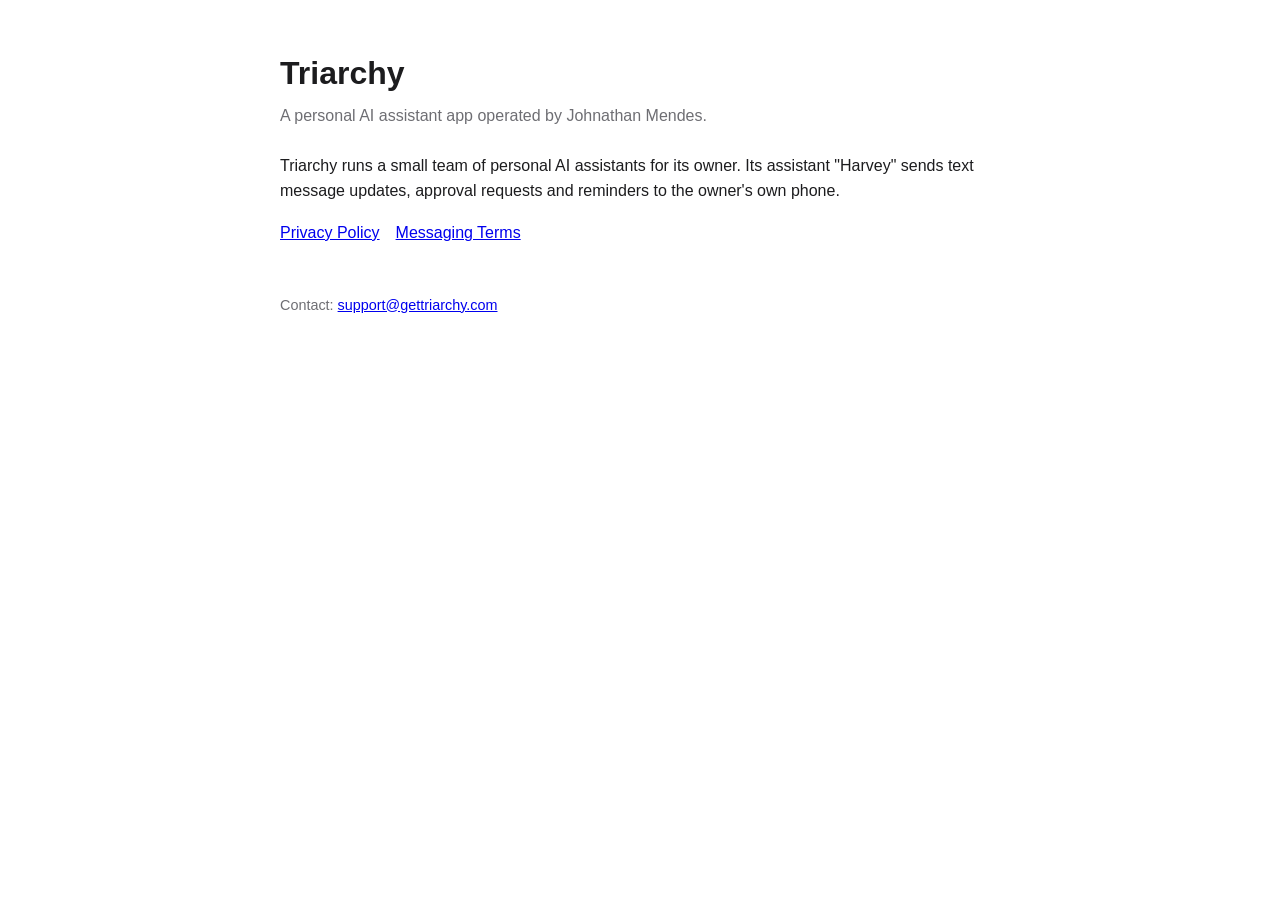
<file: index.html>
<!doctype html><html lang="en"><head><meta charset="utf-8"><meta name="viewport" content="width=device-width,initial-scale=1"><title>Triarchy</title><link rel="stylesheet" href="/style.css"></head><body>
<h1>Triarchy</h1><p class="meta">A personal AI assistant app operated by Johnathan Mendes.</p>
<p>Triarchy runs a small team of personal AI assistants for its owner. Its assistant "Harvey" sends text message updates, approval requests and reminders to the owner's own phone.</p>
<nav><a href="/privacy/">Privacy Policy</a><a href="/terms/">Messaging Terms</a></nav>
<footer>Contact: <a href="mailto:support@gettriarchy.com">support@gettriarchy.com</a></footer></body></html>
</file>
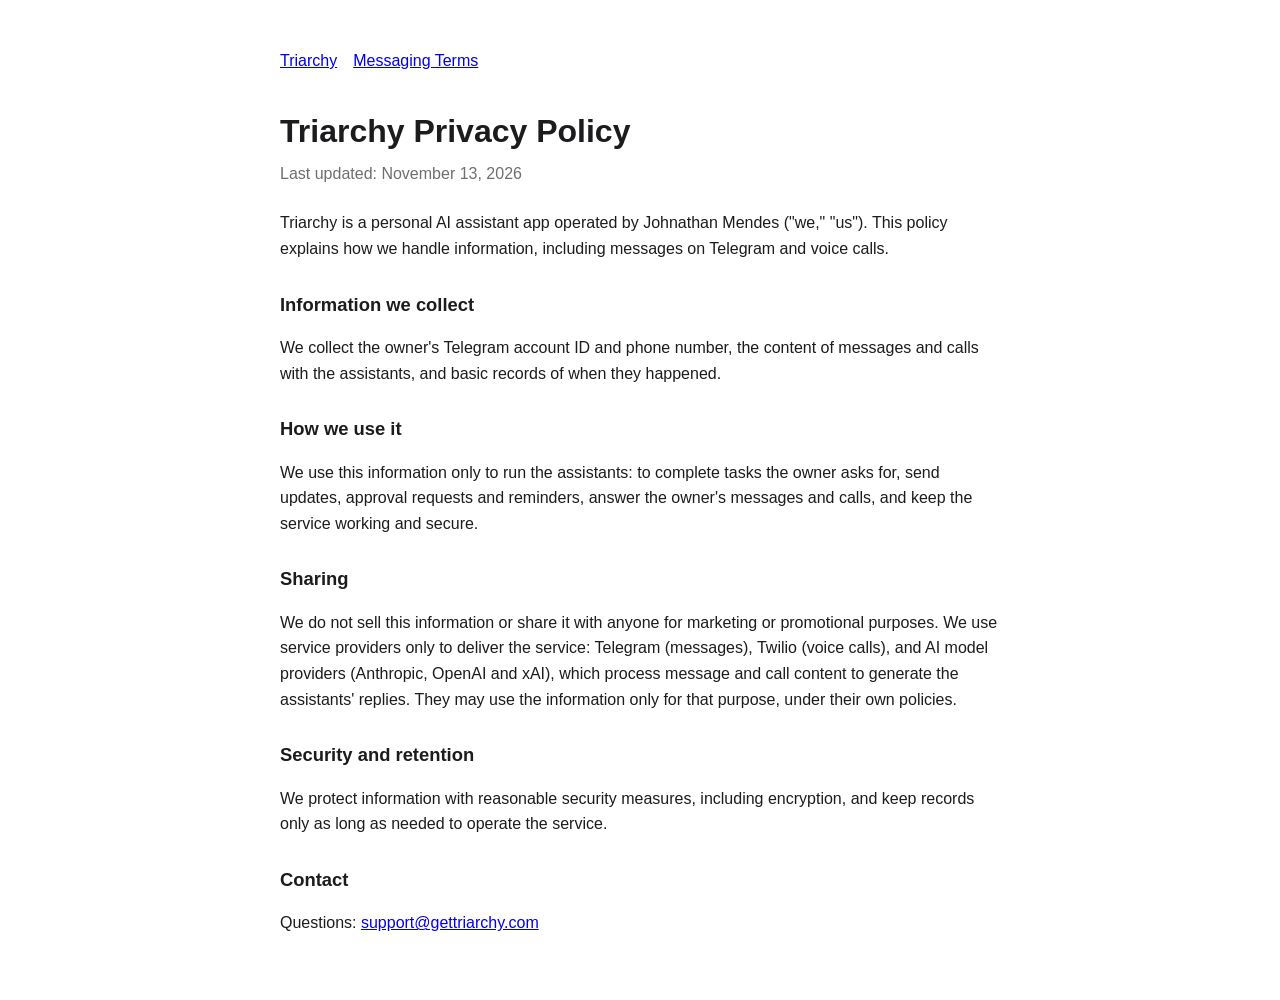
<file: privacy/index.html>
<!doctype html><html lang="en"><head><meta charset="utf-8"><meta name="viewport" content="width=device-width,initial-scale=1"><title>Privacy Policy · Triarchy</title><link rel="stylesheet" href="/style.css"></head><body>
<nav><a href="/">Triarchy</a><a href="/terms/">Messaging Terms</a></nav>
<h1>Triarchy Privacy Policy</h1><p class="meta">Last updated: November 13, 2026</p>
<p>Triarchy is a personal AI assistant app operated by Johnathan Mendes ("we," "us"). This policy explains how we handle information, including messages on Telegram and voice calls.</p>
<h2>Information we collect</h2><p>We collect the owner's Telegram account ID and phone number, the content of messages and calls with the assistants, and basic records of when they happened.</p>
<h2>How we use it</h2><p>We use this information only to run the assistants: to complete tasks the owner asks for, send updates, approval requests and reminders, answer the owner's messages and calls, and keep the service working and secure.</p>
<h2>Sharing</h2><p>We do not sell this information or share it with anyone for marketing or promotional purposes. We use service providers only to deliver the service: Telegram (messages), Twilio (voice calls), and AI model providers (Anthropic, OpenAI and xAI), which process message and call content to generate the assistants' replies. They may use the information only for that purpose, under their own policies.</p>
<h2>Security and retention</h2><p>We protect information with reasonable security measures, including encryption, and keep records only as long as needed to operate the service.</p>
<h2>Contact</h2><p>Questions: <a href="mailto:support@gettriarchy.com">support@gettriarchy.com</a></p>
</body></html>
</file>
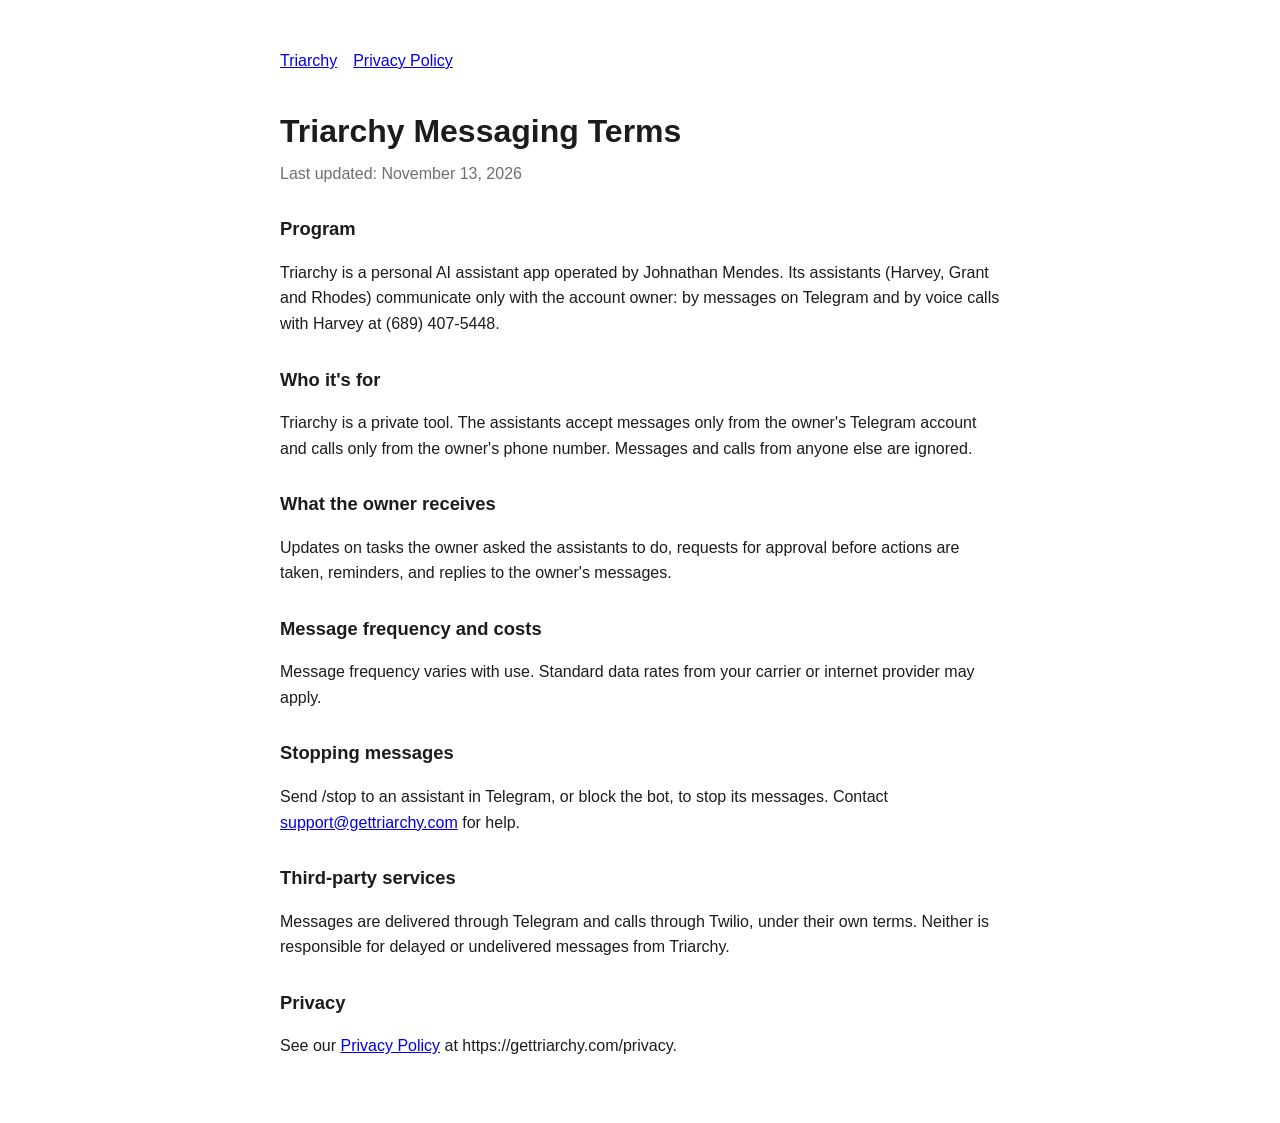
<file: terms/index.html>
<!doctype html><html lang="en"><head><meta charset="utf-8"><meta name="viewport" content="width=device-width,initial-scale=1"><title>Messaging Terms · Triarchy</title><link rel="stylesheet" href="/style.css"></head><body>
<nav><a href="/">Triarchy</a><a href="/privacy/">Privacy Policy</a></nav>
<h1>Triarchy Messaging Terms</h1><p class="meta">Last updated: November 13, 2026</p>
<h2>Program</h2><p>Triarchy is a personal AI assistant app operated by Johnathan Mendes. Its assistants (Harvey, Grant and Rhodes) communicate only with the account owner: by messages on Telegram and by voice calls with Harvey at (689) 407-5448.</p>
<h2>Who it's for</h2><p>Triarchy is a private tool. The assistants accept messages only from the owner's Telegram account and calls only from the owner's phone number. Messages and calls from anyone else are ignored.</p>
<h2>What the owner receives</h2><p>Updates on tasks the owner asked the assistants to do, requests for approval before actions are taken, reminders, and replies to the owner's messages.</p>
<h2>Message frequency and costs</h2><p>Message frequency varies with use. Standard data rates from your carrier or internet provider may apply.</p>
<h2>Stopping messages</h2><p>Send /stop to an assistant in Telegram, or block the bot, to stop its messages. Contact <a href="mailto:support@gettriarchy.com">support@gettriarchy.com</a> for help.</p>
<h2>Third-party services</h2><p>Messages are delivered through Telegram and calls through Twilio, under their own terms. Neither is responsible for delayed or undelivered messages from Triarchy.</p>
<h2>Privacy</h2><p>See our <a href="/privacy/">Privacy Policy</a> at https://gettriarchy.com/privacy.</p>
</body></html>
</file>
<file: style.css>
:root{color-scheme:light dark}
body{font-family:-apple-system,BlinkMacSystemFont,"Segoe UI",Roboto,Helvetica,Arial,sans-serif;max-width:720px;margin:0 auto;padding:48px 24px;line-height:1.6;color:#1c1c1e;background:#fff}
@media (prefers-color-scheme:dark){body{color:#f2f2f7;background:#111}a{color:#8ab4ff}}
h1{font-size:2rem;margin:0 0 4px}h2{font-size:1.15rem;margin:28px 0 6px}
.meta{color:#6e6e73;margin:0 0 24px}nav{margin-bottom:32px}nav a{margin-right:16px}
footer{margin-top:48px;color:#6e6e73;font-size:.9rem}
</file>
